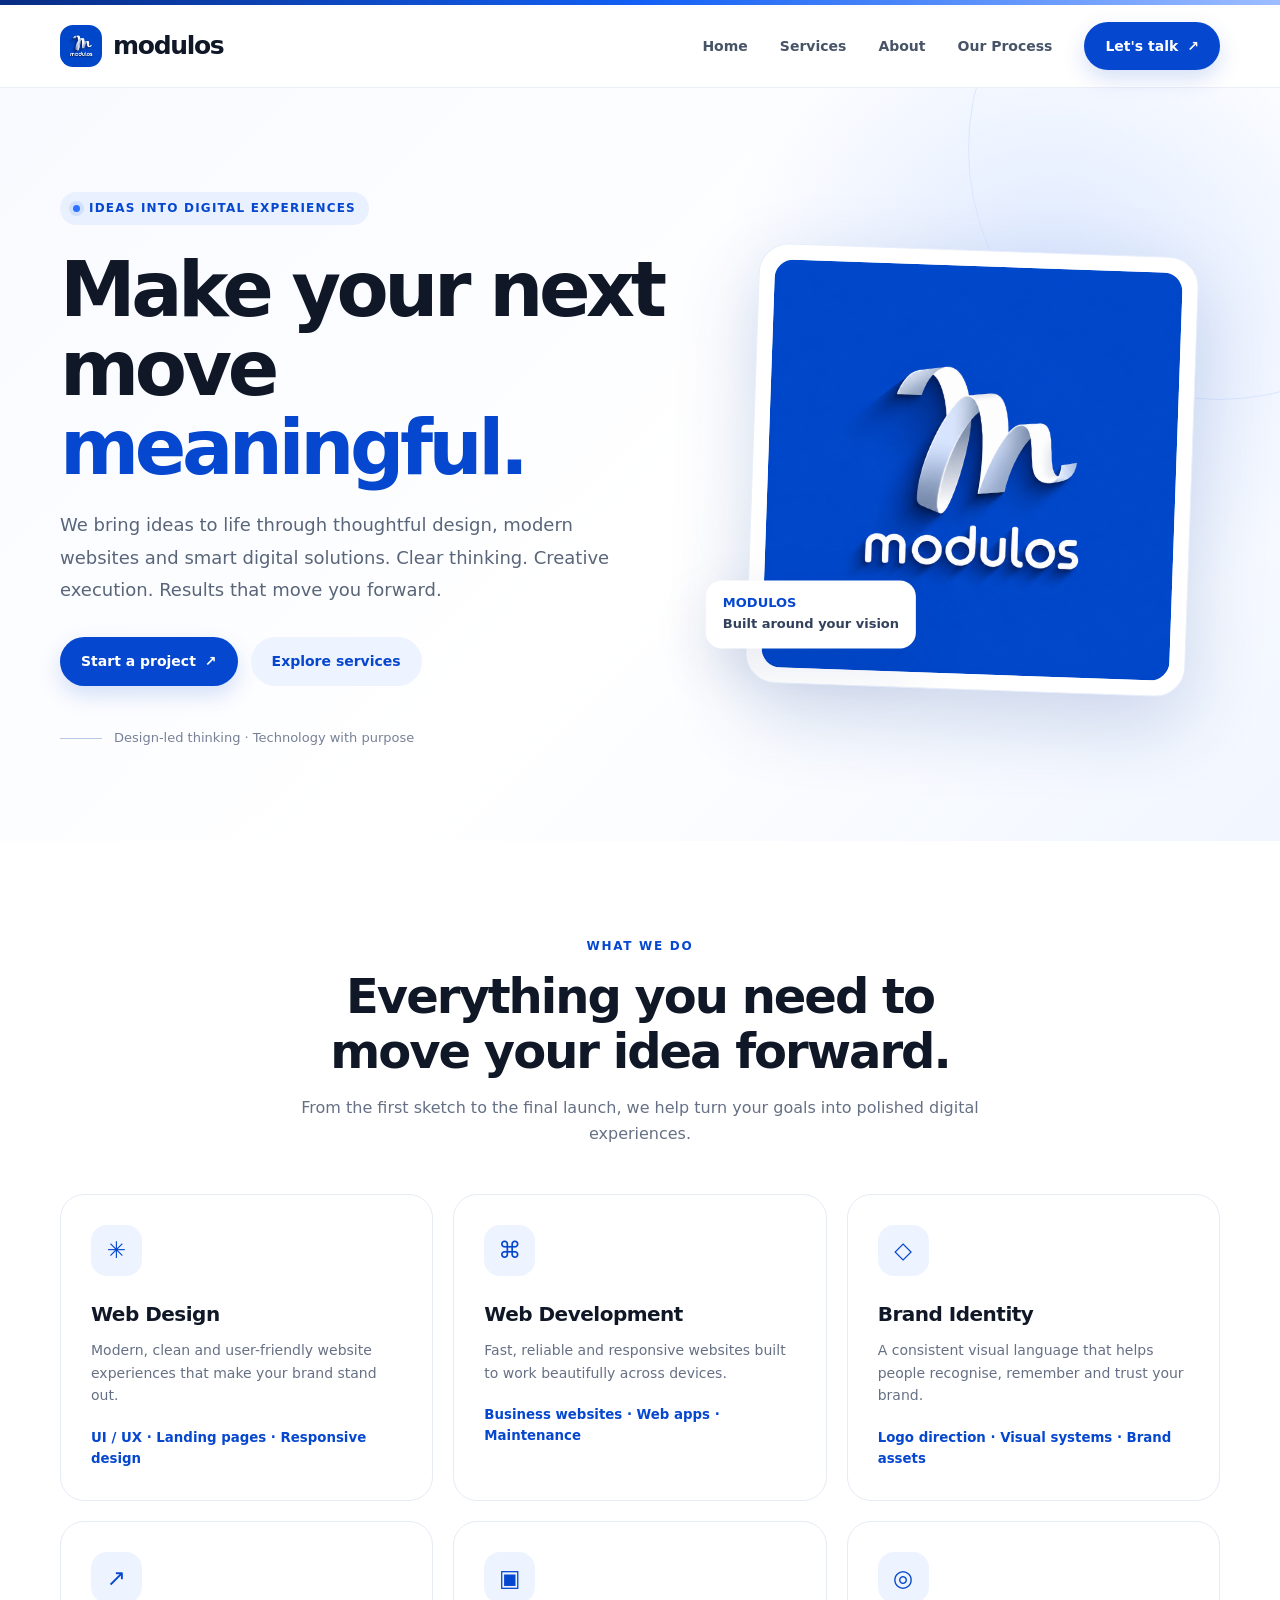
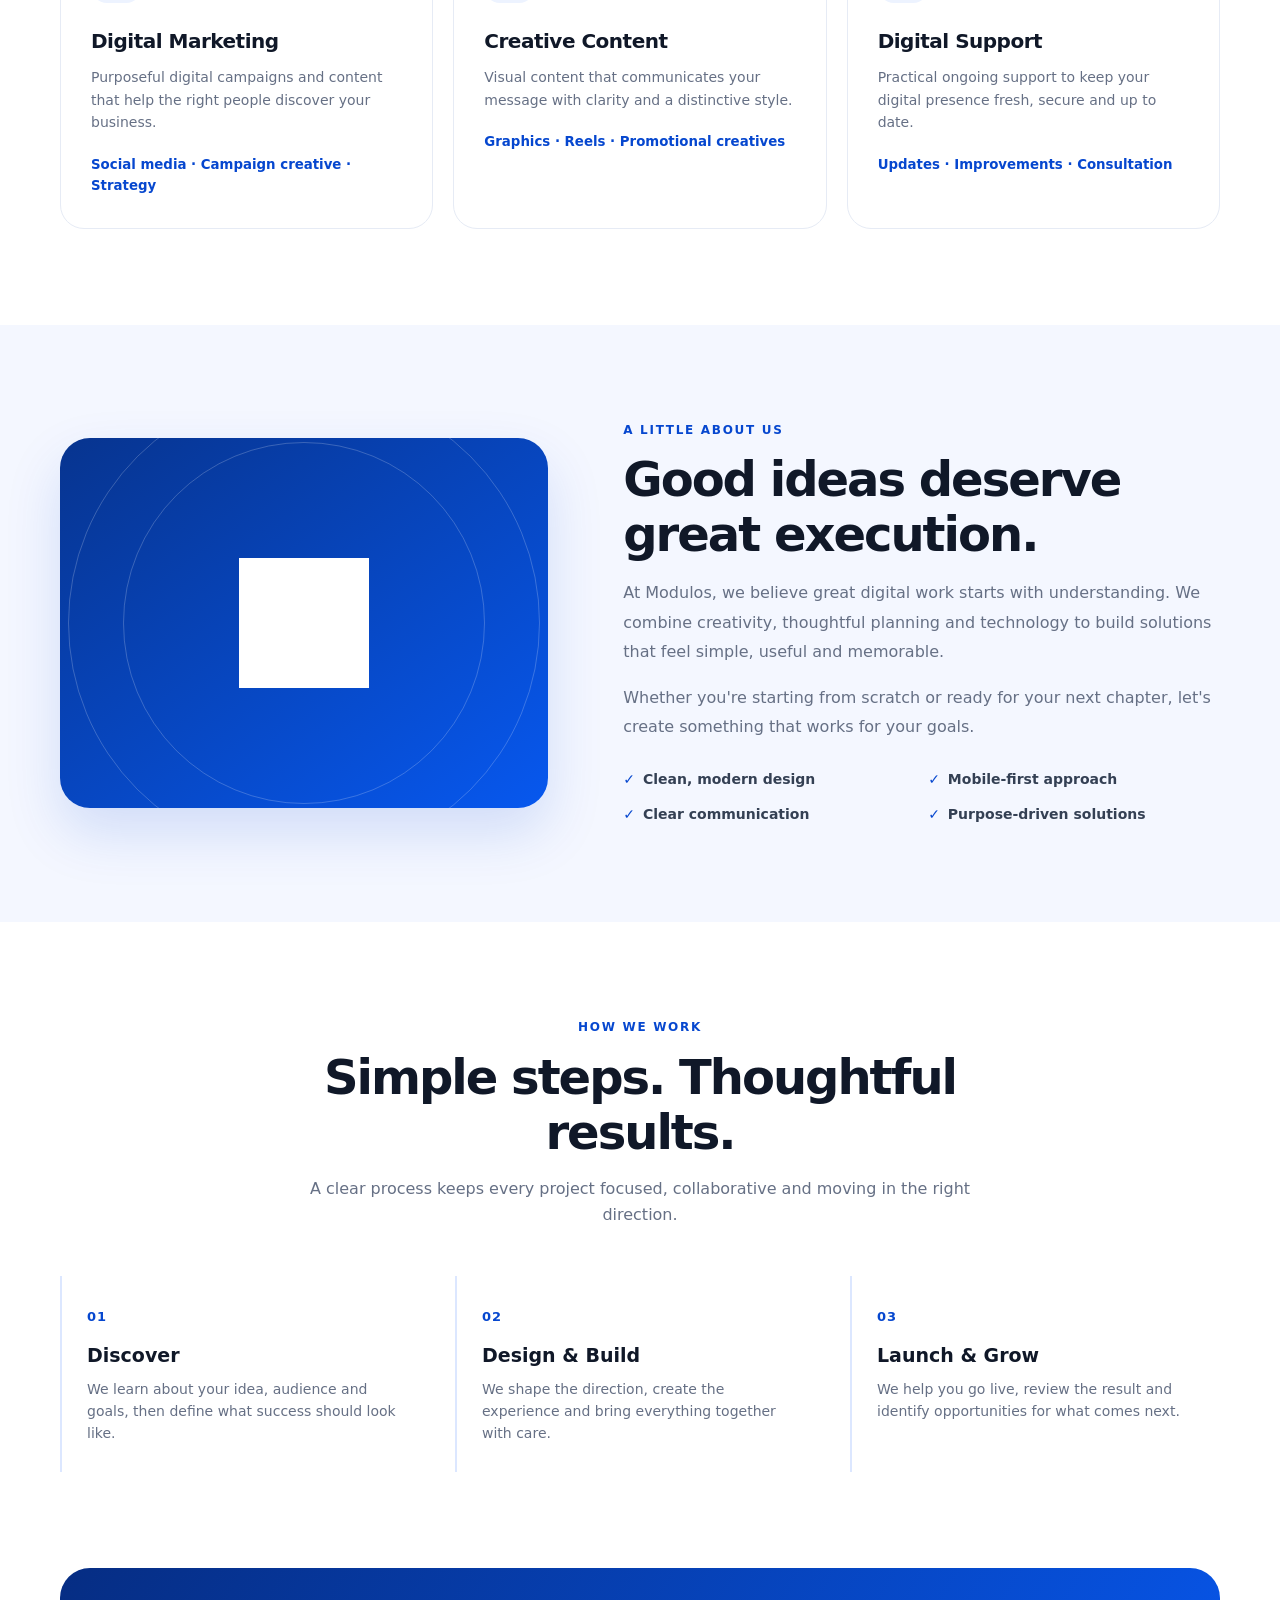
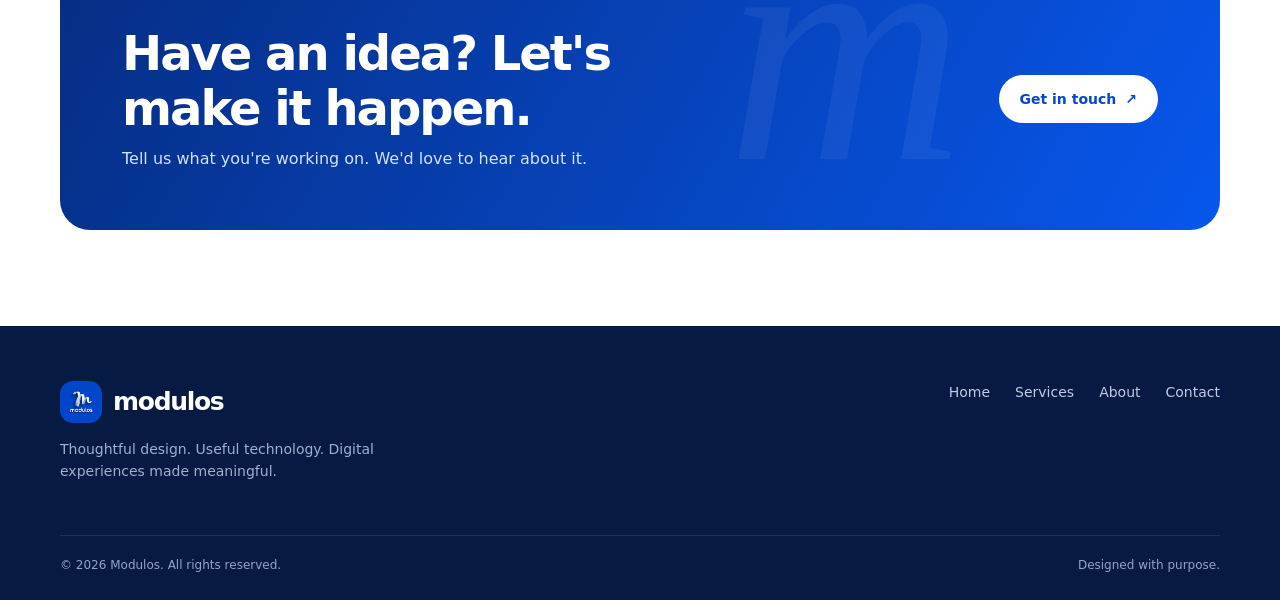
<file: index.html>
<!DOCTYPE html>
<html lang="en">
<head>
  <meta charset="UTF-8">
  <meta name="viewport" content="width=device-width, initial-scale=1.0">
  <meta name="theme-color" content="#073fbd">
  <meta name="description" content="Modulos — thoughtful digital design, websites and technology solutions.">
  <title>Modulos | Digital Solutions</title>
  <style>
    :root {
      --blue:#0647cf; --blue-dark:#062d83; --ink:#101828; --muted:#667085;
      --pale:#f4f7ff; --line:#e6ebf5; --white:#fff; --radius:24px;
      --shadow:0 18px 55px rgba(11,44,112,.10);
    }
    *{box-sizing:border-box}
    html{scroll-behavior:smooth}
    body{margin:0;font-family:Inter,ui-sans-serif,system-ui,-apple-system,BlinkMacSystemFont,"Segoe UI",sans-serif;color:var(--ink);background:#fff;line-height:1.6}
    a{color:inherit;text-decoration:none}
    button{font:inherit}
    .container{width:min(1160px,calc(100% - 44px));margin:auto}
    .topline{height:5px;background:linear-gradient(90deg,#082c83,#1260f5,#9dbdff)}
    header{position:sticky;top:0;z-index:20;background:rgba(255,255,255,.9);backdrop-filter:blur(16px);border-bottom:1px solid rgba(230,235,245,.8)}
    .nav{height:82px;display:flex;align-items:center;justify-content:space-between;gap:24px}
    .brand{display:flex;align-items:center;gap:11px;font-size:25px;font-weight:750;letter-spacing:-1.3px}
    
    /* Logo Image Styling for Header & Footer */
    .brand-mark-img {
      width: 42px;
      height: 42px;
      object-fit: contain;
      border-radius: 13px;
    }

    .navlinks{display:flex;align-items:center;gap:32px;color:#475467;font-size:14px;font-weight:600}
    .navlinks a:hover{color:var(--blue)}
    .btn{display:inline-flex;align-items:center;justify-content:center;gap:9px;border:0;border-radius:999px;padding:13px 21px;font-weight:700;font-size:14px;transition:.2s;cursor:pointer}
    .btn-primary{background:var(--blue);color:white;box-shadow:0 9px 22px #0647cf2b}
    .btn-primary:hover{background:#0339ae;transform:translateY(-2px)}
    .btn-light{background:#edf3ff;color:var(--blue)}
    .menu-btn{display:none;background:none;border:0;font-size:26px;color:var(--ink)}
    .hero{position:relative;overflow:hidden;padding:104px 0 92px;background:radial-gradient(circle at 82% 28%,#dce8ff 0,transparent 28%),linear-gradient(135deg,#f8faff 0%,#fff 56%,#f1f6ff 100%)}
    .hero:before{content:"";position:absolute;width:500px;height:500px;border:1px solid #dbe6ff;border-radius:50%;right:-190px;top:-190px}
    .hero-grid{position:relative;display:grid;grid-template-columns:1.1fr .9fr;align-items:center;gap:58px}
    .eyebrow{display:inline-flex;align-items:center;gap:9px;padding:7px 13px;border-radius:99px;background:#e9f0ff;color:var(--blue);font-size:12px;font-weight:800;letter-spacing:1.2px;text-transform:uppercase}
    .dot{width:7px;height:7px;border-radius:50%;background:#2c73ff;box-shadow:0 0 0 4px #2c73ff20}
    h1{font-size:clamp(46px,6.2vw,76px);line-height:1.04;letter-spacing:-4.4px;margin:25px 0 22px;font-weight:800}
    h1 span{color:var(--blue)}
    .hero-copy{max-width:570px;color:#596579;font-size:18px;line-height:1.8;margin:0 0 31px}
    .hero-actions{display:flex;gap:13px;flex-wrap:wrap}
    .trust{display:flex;align-items:center;gap:12px;margin-top:42px;color:#778196;font-size:13px}
    .trust-line{height:1px;width:42px;background:#b7c8e9}
    .logo-card{position:relative;max-width:440px;margin:auto;padding:15px;background:white;border:1px solid #e8eefb;border-radius:30px;box-shadow:0 28px 80px #0a3a9630;transform:rotate(2deg)}
    .logo-card img{width:100%;display:block;border-radius:19px}
    .float-chip{position:absolute;left:-42px;bottom:35px;background:white;padding:13px 17px;border-radius:16px;box-shadow:var(--shadow);font-size:13px;font-weight:700;color:#33415c;transform:rotate(-2deg)}
    .float-chip b{color:var(--blue)}
    .section{padding:96px 0}
    .section-head{text-align:center;max-width:680px;margin:0 auto 48px}
    .kicker{color:var(--blue);font-size:12px;font-weight:800;letter-spacing:1.7px;text-transform:uppercase}
    h2{font-size:clamp(32px,4vw,48px);letter-spacing:-2px;line-height:1.15;margin:13px 0 15px}
    .section-head p,.muted{color:var(--muted)}
    .services{display:grid;grid-template-columns:repeat(3,1fr);gap:20px}
    .service{padding:30px;border:1px solid var(--line);border-radius:var(--radius);background:#fff;transition:.25s}
    .service:hover{transform:translateY(-6px);box-shadow:var(--shadow);border-color:#cbdcff}
    .service-icon{width:51px;height:51px;border-radius:16px;background:#edf3ff;color:var(--blue);display:grid;place-items:center;font-size:23px;margin-bottom:22px}
    .service h3{font-size:20px;letter-spacing:-.5px;margin:0 0 9px}
    .service p{font-size:14px;color:var(--muted);margin:0}
    .service small{display:inline-block;margin-top:20px;color:var(--blue);font-weight:750}
    .about{background:var(--pale)}
    .about-grid{display:grid;grid-template-columns:.9fr 1.1fr;gap:75px;align-items:center}
    .about-art{min-height:370px;border-radius:30px;background:linear-gradient(145deg,#07348f,#0758ef);position:relative;overflow:hidden;display:grid;place-items:center;box-shadow:0 25px 55px #0647cf25}
    .about-art:before,.about-art:after{content:"";position:absolute;border:1px solid #ffffff35;border-radius:50%;width:360px;height:360px}
    .about-art:after{width:470px;height:470px}
    .big-m{position:relative;z-index:1;width: 130px; height: 130px; object-fit: contain; filter: brightness(0) invert(1); text-shadow:0 14px 25px #001e665c}
    .about-copy h2{margin-top:12px}
    .about-copy p{color:var(--muted);line-height:1.85}
    .checks{display:grid;grid-template-columns:1fr 1fr;gap:13px;margin-top:26px}
    .check{font-size:14px;font-weight:650;color:#344054}
    .check span{color:var(--blue);margin-right:8px}
    .steps{display:grid;grid-template-columns:repeat(3,1fr);gap:25px;counter-reset:step}
    .step{padding:27px 25px;border-left:2px solid #dce7ff;counter-increment:step}
    .step:before{content:"0" counter(step);font-size:13px;font-weight:800;color:var(--blue);letter-spacing:1px}
    .step h3{margin:12px 0 7px;font-size:19px}
    .step p{margin:0;color:var(--muted);font-size:14px}
    .cta{padding:0 0 96px}
    .cta-panel{padding:58px 62px;border-radius:30px;background:linear-gradient(120deg,#062d83,#0757ed);color:#fff;display:flex;justify-content:space-between;align-items:center;gap:30px;overflow:hidden;position:relative}
    .cta-panel:after{content:"m";position:absolute;right:22%;top:-110px;font:italic 330px Georgia;color:#ffffff0d}
    .cta-panel h2{max-width:590px;margin:0 0 10px;position:relative;z-index:1}
    .cta-panel p{color:#d5e2ff;margin:0;position:relative;z-index:1}
    .cta-panel .btn{background:#fff;color:var(--blue);white-space:nowrap;position:relative;z-index:1}
    footer{background:#071a43;color:#d8e2f8;padding:55px 0 25px}
    .footer-top{display:flex;justify-content:space-between;gap:40px;padding-bottom:38px}
    .footer-brand{color:white}
    .footer-desc{max-width:330px;color:#9fb0d1;font-size:14px;margin-top:15px}
    .footer-links{display:flex;gap:25px;align-items:flex-start;flex-wrap:wrap;font-size:14px;color:#c0cce3}
    .footer-links a:hover{color:white}
    .copyright{border-top:1px solid #ffffff1c;padding-top:20px;color:#91a4ca;font-size:12px;display:flex;justify-content:space-between;gap:15px}
    @media(max-width:850px){
      .navlinks{gap:18px}.hero-grid{gap:35px}.float-chip{left:-15px}.about-grid{gap:35px}
      .cta-panel{padding:45px}
    }
    @media(max-width:680px){
      .container{width:min(100% - 34px,560px)}.nav{height:70px}.menu-btn{display:block}
      .navlinks{display:none;position:absolute;top:70px;left:0;right:0;background:#fff;padding:20px 25px 25px;border-bottom:1px solid var(--line);flex-direction:column;align-items:stretch;gap:18px}
      .navlinks.open{display:flex}.navlinks .btn{width:100%}
      .hero{padding:70px 0 65px}.hero-grid{grid-template-columns:1fr;gap:50px}h1{letter-spacing:-2.7px}
      .hero-copy{font-size:16px}.logo-card{max-width:340px}.float-chip{left:-12px;bottom:20px}
      .section{padding:70px 0}.services{grid-template-columns:1fr}.service{padding:25px}
      .about-grid{grid-template-columns:1fr}.about-art{min-height:280px}.big-m{width:100px; height:100px}
      .checks{grid-template-columns:1fr}.steps{grid-template-columns:1fr;gap:14px}.step{padding:12px 20px}
      .cta{padding-bottom:70px}.cta-panel{padding:35px 27px;display:block}.cta-panel .btn{margin-top:24px}
      .footer-top{display:block}.footer-links{margin-top:28px}.copyright{display:block}.copyright span{display:block;margin-top:8px}
    }
  </style>
</head>
<body>
  <div class="topline"></div>
  <header>
    <div class="container nav">
      <a class="brand" href="#home" aria-label="Modulos home">
        <img src="modulos.logo.png" alt="Modulos Logo" class="brand-mark-img">modulos
      </a>
      <button class="menu-btn" id="menuBtn" aria-label="Open navigation" aria-expanded="false">☰</button>
      <nav class="navlinks" id="navLinks">
        <a href="#home">Home</a><a href="#services">Services</a><a href="#about">About</a><a href="#process">Our Process</a>
        <a class="btn btn-primary" href="#contact">Let's talk <span>↗</span></a>
      </nav>
    </div>
  </header>

  <main>
    <section class="hero" id="home">
      <div class="container hero-grid">
        <div>
          <div class="eyebrow"><span class="dot"></span> Ideas into digital experiences</div>
          <h1>Make your next<br>move <span>meaningful.</span></h1>
          <p class="hero-copy">We bring ideas to life through thoughtful design, modern websites and smart digital solutions. Clear thinking. Creative execution. Results that move you forward.</p>
          <div class="hero-actions">
            <a class="btn btn-primary" href="#contact">Start a project <span>↗</span></a>
            <a class="btn btn-light" href="#services">Explore services</a>
          </div>
          <div class="trust"><span class="trust-line"></span> Design-led thinking · Technology with purpose</div>
        </div>
        <div class="logo-card">
          <img alt="Modulos brand logo" src="modulos.logo.png">
          <div class="float-chip"><b>MODULOS</b><br>Built around your vision</div>
        </div>
      </div>
    </section>

    <section class="section" id="services">
      <div class="container">
        <div class="section-head"><div class="kicker">What we do</div><h2>Everything you need to<br>move your idea forward.</h2><p>From the first sketch to the final launch, we help turn your goals into polished digital experiences.</p></div>
        <div class="services">
          <article class="service"><div class="service-icon">✳</div><h3>Web Design</h3><p>Modern, clean and user-friendly website experiences that make your brand stand out.</p><small>UI / UX · Landing pages · Responsive design</small></article>
          <article class="service"><div class="service-icon">⌘</div><h3>Web Development</h3><p>Fast, reliable and responsive websites built to work beautifully across devices.</p><small>Business websites · Web apps · Maintenance</small></article>
          <article class="service"><div class="service-icon">◇</div><h3>Brand Identity</h3><p>A consistent visual language that helps people recognise, remember and trust your brand.</p><small>Logo direction · Visual systems · Brand assets</small></article>
          <article class="service"><div class="service-icon">↗</div><h3>Digital Marketing</h3><p>Purposeful digital campaigns and content that help the right people discover your business.</p><small>Social media · Campaign creative · Strategy</small></article>
          <article class="service"><div class="service-icon">▣</div><h3>Creative Content</h3><p>Visual content that communicates your message with clarity and a distinctive style.</p><small>Graphics · Reels · Promotional creatives</small></article>
          <article class="service"><div class="service-icon">◎</div><h3>Digital Support</h3><p>Practical ongoing support to keep your digital presence fresh, secure and up to date.</p><small>Updates · Improvements · Consultation</small></article>
        </div>
      </div>
    </section>

    <section class="section about" id="about">
      <div class="container about-grid">
        <div class="about-art">
          <img src="modulos.logo.png" alt="Modulos Big Logo" class="big-m">
        </div>
        <div class="about-copy"><div class="kicker">A little about us</div><h2>Good ideas deserve<br>great execution.</h2>
          <p>At Modulos, we believe great digital work starts with understanding. We combine creativity, thoughtful planning and technology to build solutions that feel simple, useful and memorable.</p>
          <p>Whether you're starting from scratch or ready for your next chapter, let's create something that works for your goals.</p>
          <div class="checks"><div class="check"><span>✓</span>Clean, modern design</div><div class="check"><span>✓</span>Mobile-first approach</div><div class="check"><span>✓</span>Clear communication</div><div class="check"><span>✓</span>Purpose-driven solutions</div></div>
        </div>
      </div>
    </section>

    <section class="section" id="process">
      <div class="container">
        <div class="section-head"><div class="kicker">How we work</div><h2>Simple steps. Thoughtful results.</h2><p>A clear process keeps every project focused, collaborative and moving in the right direction.</p></div>
        <div class="steps">
          <article class="step"><h3>Discover</h3><p>We learn about your idea, audience and goals, then define what success should look like.</p></article>
          <article class="step"><h3>Design & Build</h3><p>We shape the direction, create the experience and bring everything together with care.</p></article>
          <article class="step"><h3>Launch & Grow</h3><p>We help you go live, review the result and identify opportunities for what comes next.</p></article>
        </div>
      </div>
    </section>

    <section class="cta" id="contact">
      <div class="container"><div class="cta-panel">
        <div><h2>Have an idea? Let's make it happen.</h2><p>Tell us what you're working on. We'd love to hear about it.</p></div>
        <a class="btn" href="mailto:hello@modulos.in">Get in touch <span>↗</span></a>
      </div></div>
    </section>
  </main>

  <footer>
    <div class="container">
      <div class="footer-top">
        <div>
          <a class="brand footer-brand" href="#home">
            <img src="modulos.logo.png" alt="Modulos Logo" class="brand-mark-img">modulos
          </a>
          <p class="footer-desc">Thoughtful design. Useful technology. Digital experiences made meaningful.</p>
        </div>
        <div class="footer-links"><a href="#home">Home</a><a href="#services">Services</a><a href="#about">About</a><a href="#contact">Contact</a></div>
      </div>
      <div class="copyright"><span>© <span id="year"></span> Modulos. All rights reserved.</span><span>Designed with purpose.</span></div>
    </div>
  </footer>
  <script>
    const menuBtn = document.getElementById('menuBtn');
    const navLinks = document.getElementById('navLinks');
    menuBtn.addEventListener('click', () => {
      const open = navLinks.classList.toggle('open');
      menuBtn.setAttribute('aria-expanded', String(open));
      menuBtn.textContent = open ? '×' : '☰';
    });
    navLinks.querySelectorAll('a').forEach(link => link.addEventListener('click', () => {
      navLinks.classList.remove('open');
      menuBtn.setAttribute('aria-expanded', 'false');
      menuBtn.textContent = '☰';
    }));
    document.getElementById('year').textContent = new Date().getFullYear();
  </script>
</body>
</html>
</file>
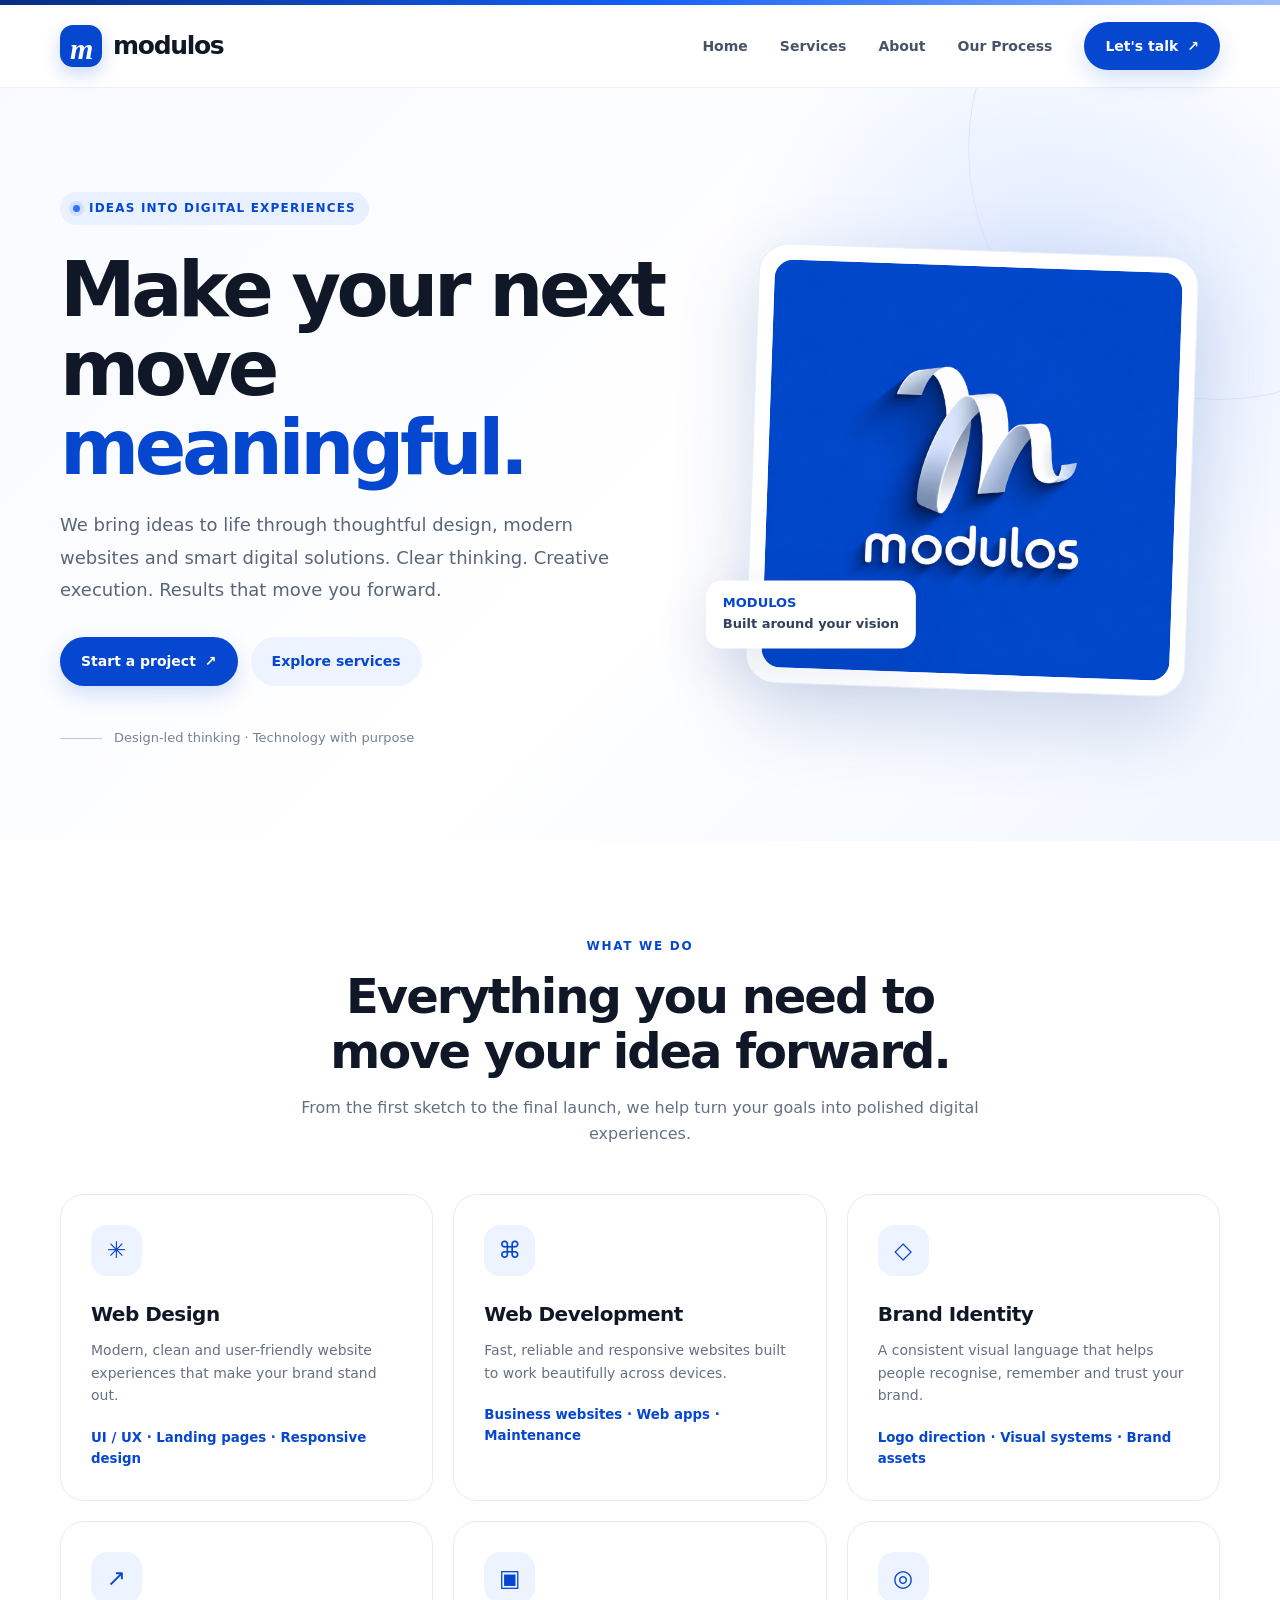
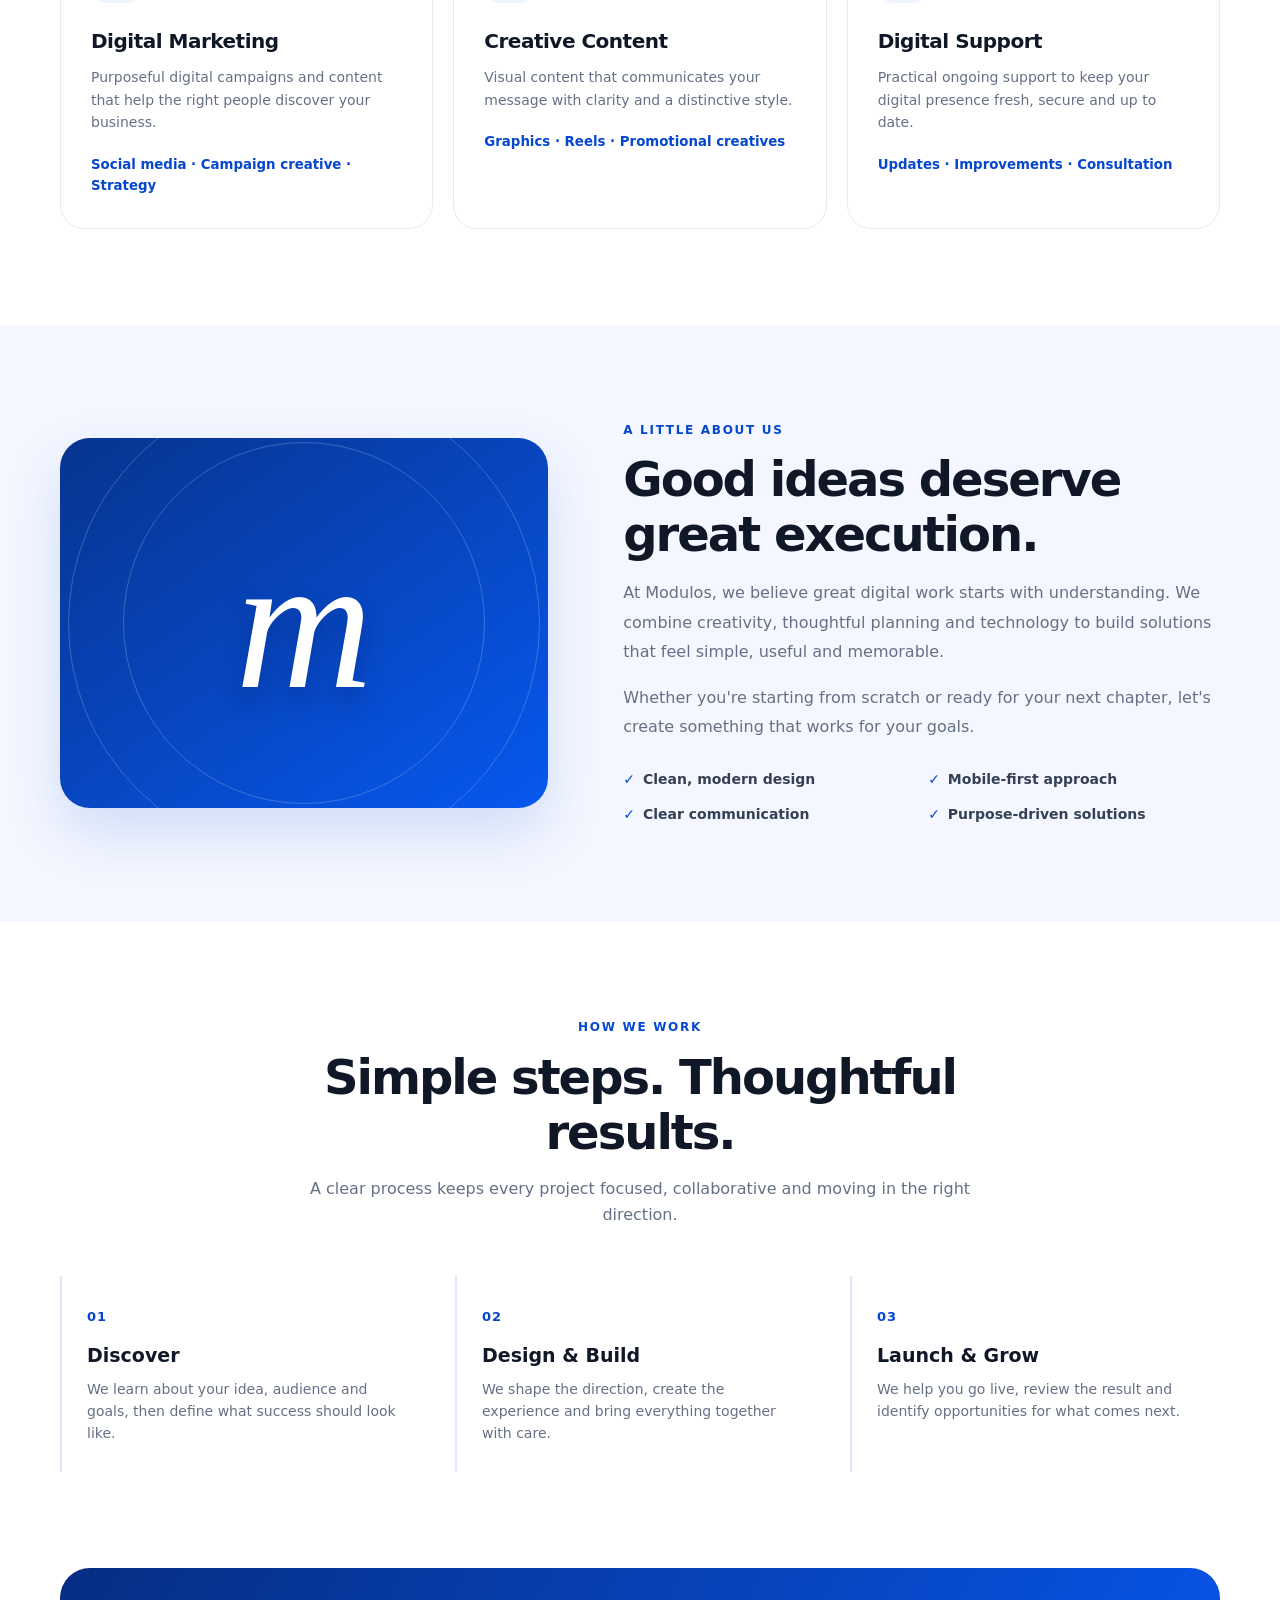
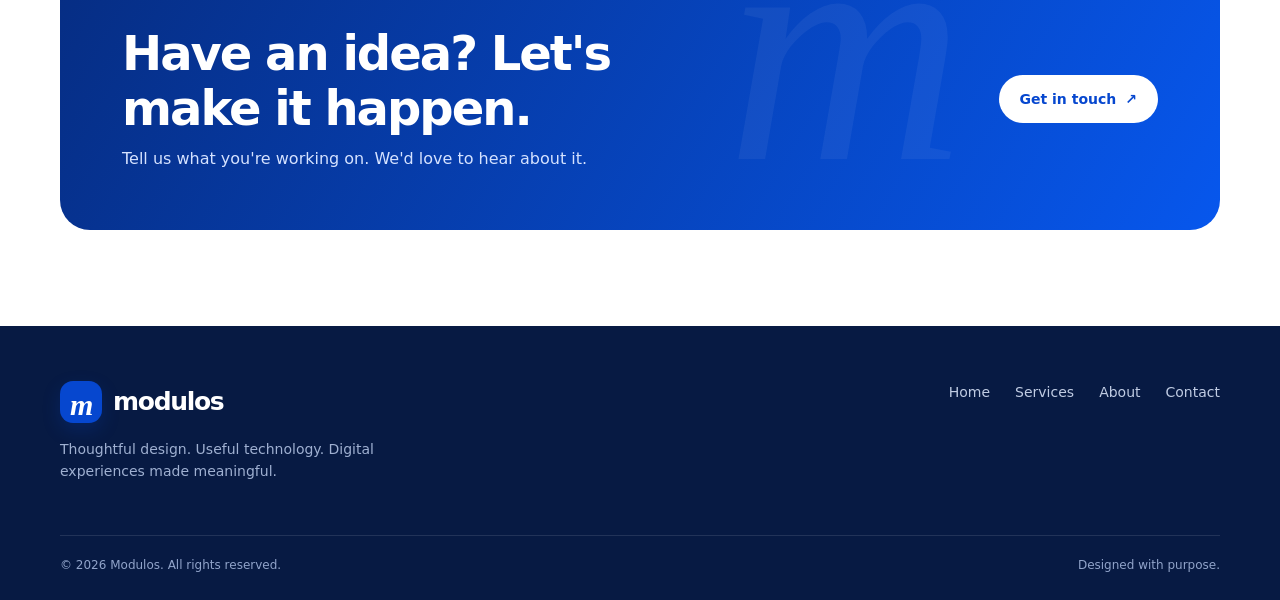
<file: index-5.html>
<!DOCTYPE html>
<html lang="en">
<head>
  <meta charset="UTF-8">
  <meta name="viewport" content="width=device-width, initial-scale=1.0">
  <meta name="theme-color" content="#073fbd">
  <meta name="description" content="Modulos — thoughtful digital design, websites and technology solutions.">
  <title>Modulos | Digital Solutions</title>
  <style>
    :root {
      --blue:#0647cf; --blue-dark:#062d83; --ink:#101828; --muted:#667085;
      --pale:#f4f7ff; --line:#e6ebf5; --white:#fff; --radius:24px;
      --shadow:0 18px 55px rgba(11,44,112,.10);
    }
    *{box-sizing:border-box}
    html{scroll-behavior:smooth}
    body{margin:0;font-family:Inter,ui-sans-serif,system-ui,-apple-system,BlinkMacSystemFont,"Segoe UI",sans-serif;color:var(--ink);background:#fff;line-height:1.6}
    a{color:inherit;text-decoration:none}
    button{font:inherit}
    .container{width:min(1160px,calc(100% - 44px));margin:auto}
    .topline{height:5px;background:linear-gradient(90deg,#082c83,#1260f5,#9dbdff)}
    header{position:sticky;top:0;z-index:20;background:rgba(255,255,255,.9);backdrop-filter:blur(16px);border-bottom:1px solid rgba(230,235,245,.8)}
    .nav{height:82px;display:flex;align-items:center;justify-content:space-between;gap:24px}
    .brand{display:flex;align-items:center;gap:11px;font-size:25px;font-weight:750;letter-spacing:-1.3px}
    .brand-mark{width:42px;height:42px;border-radius:13px;background:var(--blue);display:grid;place-items:center;color:#fff;font-family:Georgia,serif;font-size:30px;font-style:italic;box-shadow:0 7px 18px #0647cf35}
    .navlinks{display:flex;align-items:center;gap:32px;color:#475467;font-size:14px;font-weight:600}
    .navlinks a:hover{color:var(--blue)}
    .btn{display:inline-flex;align-items:center;justify-content:center;gap:9px;border:0;border-radius:999px;padding:13px 21px;font-weight:700;font-size:14px;transition:.2s;cursor:pointer}
    .btn-primary{background:var(--blue);color:white;box-shadow:0 9px 22px #0647cf2b}
    .btn-primary:hover{background:#0339ae;transform:translateY(-2px)}
    .btn-light{background:#edf3ff;color:var(--blue)}
    .menu-btn{display:none;background:none;border:0;font-size:26px;color:var(--ink)}
    .hero{position:relative;overflow:hidden;padding:104px 0 92px;background:radial-gradient(circle at 82% 28%,#dce8ff 0,transparent 28%),linear-gradient(135deg,#f8faff 0%,#fff 56%,#f1f6ff 100%)}
    .hero:before{content:"";position:absolute;width:500px;height:500px;border:1px solid #dbe6ff;border-radius:50%;right:-190px;top:-190px}
    .hero-grid{position:relative;display:grid;grid-template-columns:1.1fr .9fr;align-items:center;gap:58px}
    .eyebrow{display:inline-flex;align-items:center;gap:9px;padding:7px 13px;border-radius:99px;background:#e9f0ff;color:var(--blue);font-size:12px;font-weight:800;letter-spacing:1.2px;text-transform:uppercase}
    .dot{width:7px;height:7px;border-radius:50%;background:#2c73ff;box-shadow:0 0 0 4px #2c73ff20}
    h1{font-size:clamp(46px,6.2vw,76px);line-height:1.04;letter-spacing:-4.4px;margin:25px 0 22px;font-weight:800}
    h1 span{color:var(--blue)}
    .hero-copy{max-width:570px;color:#596579;font-size:18px;line-height:1.8;margin:0 0 31px}
    .hero-actions{display:flex;gap:13px;flex-wrap:wrap}
    .trust{display:flex;align-items:center;gap:12px;margin-top:42px;color:#778196;font-size:13px}
    .trust-line{height:1px;width:42px;background:#b7c8e9}
    .logo-card{position:relative;max-width:440px;margin:auto;padding:15px;background:white;border:1px solid #e8eefb;border-radius:30px;box-shadow:0 28px 80px #0a3a9630;transform:rotate(2deg)}
    .logo-card img{width:100%;display:block;border-radius:19px}
    .float-chip{position:absolute;left:-42px;bottom:35px;background:white;padding:13px 17px;border-radius:16px;box-shadow:var(--shadow);font-size:13px;font-weight:700;color:#33415c;transform:rotate(-2deg)}
    .float-chip b{color:var(--blue)}
    .section{padding:96px 0}
    .section-head{text-align:center;max-width:680px;margin:0 auto 48px}
    .kicker{color:var(--blue);font-size:12px;font-weight:800;letter-spacing:1.7px;text-transform:uppercase}
    h2{font-size:clamp(32px,4vw,48px);letter-spacing:-2px;line-height:1.15;margin:13px 0 15px}
    .section-head p,.muted{color:var(--muted)}
    .services{display:grid;grid-template-columns:repeat(3,1fr);gap:20px}
    .service{padding:30px;border:1px solid var(--line);border-radius:var(--radius);background:#fff;transition:.25s}
    .service:hover{transform:translateY(-6px);box-shadow:var(--shadow);border-color:#cbdcff}
    .service-icon{width:51px;height:51px;border-radius:16px;background:#edf3ff;color:var(--blue);display:grid;place-items:center;font-size:23px;margin-bottom:22px}
    .service h3{font-size:20px;letter-spacing:-.5px;margin:0 0 9px}
    .service p{font-size:14px;color:var(--muted);margin:0}
    .service small{display:inline-block;margin-top:20px;color:var(--blue);font-weight:750}
    .about{background:var(--pale)}
    .about-grid{display:grid;grid-template-columns:.9fr 1.1fr;gap:75px;align-items:center}
    .about-art{min-height:370px;border-radius:30px;background:linear-gradient(145deg,#07348f,#0758ef);position:relative;overflow:hidden;display:grid;place-items:center;box-shadow:0 25px 55px #0647cf25}
    .about-art:before,.about-art:after{content:"";position:absolute;border:1px solid #ffffff35;border-radius:50%;width:360px;height:360px}
    .about-art:after{width:470px;height:470px}
    .big-m{position:relative;z-index:1;color:#fff;font-family:Georgia,serif;font-size:190px;font-style:italic;font-weight:400;text-shadow:0 14px 25px #001e665c}
    .about-copy h2{margin-top:12px}
    .about-copy p{color:var(--muted);line-height:1.85}
    .checks{display:grid;grid-template-columns:1fr 1fr;gap:13px;margin-top:26px}
    .check{font-size:14px;font-weight:650;color:#344054}
    .check span{color:var(--blue);margin-right:8px}
    .steps{display:grid;grid-template-columns:repeat(3,1fr);gap:25px;counter-reset:step}
    .step{padding:27px 25px;border-left:2px solid #dce7ff;counter-increment:step}
    .step:before{content:"0" counter(step);font-size:13px;font-weight:800;color:var(--blue);letter-spacing:1px}
    .step h3{margin:12px 0 7px;font-size:19px}
    .step p{margin:0;color:var(--muted);font-size:14px}
    .cta{padding:0 0 96px}
    .cta-panel{padding:58px 62px;border-radius:30px;background:linear-gradient(120deg,#062d83,#0757ed);color:#fff;display:flex;justify-content:space-between;align-items:center;gap:30px;overflow:hidden;position:relative}
    .cta-panel:after{content:"m";position:absolute;right:22%;top:-110px;font:italic 330px Georgia;color:#ffffff0d}
    .cta-panel h2{max-width:590px;margin:0 0 10px;position:relative;z-index:1}
    .cta-panel p{color:#d5e2ff;margin:0;position:relative;z-index:1}
    .cta-panel .btn{background:#fff;color:var(--blue);white-space:nowrap;position:relative;z-index:1}
    footer{background:#071a43;color:#d8e2f8;padding:55px 0 25px}
    .footer-top{display:flex;justify-content:space-between;gap:40px;padding-bottom:38px}
    .footer-brand{color:white}
    .footer-desc{max-width:330px;color:#9fb0d1;font-size:14px;margin-top:15px}
    .footer-links{display:flex;gap:25px;align-items:flex-start;flex-wrap:wrap;font-size:14px;color:#c0cce3}
    .footer-links a:hover{color:white}
    .copyright{border-top:1px solid #ffffff1c;padding-top:20px;color:#91a4ca;font-size:12px;display:flex;justify-content:space-between;gap:15px}
    @media(max-width:850px){
      .navlinks{gap:18px}.hero-grid{gap:35px}.float-chip{left:-15px}.about-grid{gap:35px}
      .cta-panel{padding:45px}
    }
    @media(max-width:680px){
      .container{width:min(100% - 34px,560px)}.nav{height:70px}.menu-btn{display:block}
      .navlinks{display:none;position:absolute;top:70px;left:0;right:0;background:#fff;padding:20px 25px 25px;border-bottom:1px solid var(--line);flex-direction:column;align-items:stretch;gap:18px}
      .navlinks.open{display:flex}.navlinks .btn{width:100%}
      .hero{padding:70px 0 65px}.hero-grid{grid-template-columns:1fr;gap:50px}h1{letter-spacing:-2.7px}
      .hero-copy{font-size:16px}.logo-card{max-width:340px}.float-chip{left:-12px;bottom:20px}
      .section{padding:70px 0}.services{grid-template-columns:1fr}.service{padding:25px}
      .about-grid{grid-template-columns:1fr}.about-art{min-height:280px}.big-m{font-size:150px}
      .checks{grid-template-columns:1fr}.steps{grid-template-columns:1fr;gap:14px}.step{padding:12px 20px}
      .cta{padding-bottom:70px}.cta-panel{padding:35px 27px;display:block}.cta-panel .btn{margin-top:24px}
      .footer-top{display:block}.footer-links{margin-top:28px}.copyright{display:block}.copyright span{display:block;margin-top:8px}
    }
  </style>
</head>
<body>
  <div class="topline"></div>
  <header>
    <div class="container nav">
      <a class="brand" href="#home" aria-label="Modulos home"><span class="brand-mark">m</span>modulos</a>
      <button class="menu-btn" id="menuBtn" aria-label="Open navigation" aria-expanded="false">☰</button>
      <nav class="navlinks" id="navLinks">
        <a href="#home">Home</a><a href="#services">Services</a><a href="#about">About</a><a href="#process">Our Process</a>
        <a class="btn btn-primary" href="#contact">Let's talk <span>↗</span></a>
      </nav>
    </div>
  </header>

  <main>
    <section class="hero" id="home">
      <div class="container hero-grid">
        <div>
          <div class="eyebrow"><span class="dot"></span> Ideas into digital experiences</div>
          <h1>Make your next<br>move <span>meaningful.</span></h1>
          <p class="hero-copy">We bring ideas to life through thoughtful design, modern websites and smart digital solutions. Clear thinking. Creative execution. Results that move you forward.</p>
          <div class="hero-actions">
            <a class="btn btn-primary" href="#contact">Start a project <span>↗</span></a>
            <a class="btn btn-light" href="#services">Explore services</a>
          </div>
          <div class="trust"><span class="trust-line"></span> Design-led thinking · Technology with purpose</div>
        </div>
        <div class="logo-card">
          <img alt="Modulos brand logo" src="modulos.logo.png">
          <div class="float-chip"><b>MODULOS</b><br>Built around your vision</div>
        </div>
      </div>
    </section>

    <section class="section" id="services">
      <div class="container">
        <div class="section-head"><div class="kicker">What we do</div><h2>Everything you need to<br>move your idea forward.</h2><p>From the first sketch to the final launch, we help turn your goals into polished digital experiences.</p></div>
        <div class="services">
          <article class="service"><div class="service-icon">✳</div><h3>Web Design</h3><p>Modern, clean and user-friendly website experiences that make your brand stand out.</p><small>UI / UX · Landing pages · Responsive design</small></article>
          <article class="service"><div class="service-icon">⌘</div><h3>Web Development</h3><p>Fast, reliable and responsive websites built to work beautifully across devices.</p><small>Business websites · Web apps · Maintenance</small></article>
          <article class="service"><div class="service-icon">◇</div><h3>Brand Identity</h3><p>A consistent visual language that helps people recognise, remember and trust your brand.</p><small>Logo direction · Visual systems · Brand assets</small></article>
          <article class="service"><div class="service-icon">↗</div><h3>Digital Marketing</h3><p>Purposeful digital campaigns and content that help the right people discover your business.</p><small>Social media · Campaign creative · Strategy</small></article>
          <article class="service"><div class="service-icon">▣</div><h3>Creative Content</h3><p>Visual content that communicates your message with clarity and a distinctive style.</p><small>Graphics · Reels · Promotional creatives</small></article>
          <article class="service"><div class="service-icon">◎</div><h3>Digital Support</h3><p>Practical ongoing support to keep your digital presence fresh, secure and up to date.</p><small>Updates · Improvements · Consultation</small></article>
        </div>
      </div>
    </section>

    <section class="section about" id="about">
      <div class="container about-grid">
        <div class="about-art"><div class="big-m">m</div></div>
        <div class="about-copy"><div class="kicker">A little about us</div><h2>Good ideas deserve<br>great execution.</h2>
          <p>At Modulos, we believe great digital work starts with understanding. We combine creativity, thoughtful planning and technology to build solutions that feel simple, useful and memorable.</p>
          <p>Whether you're starting from scratch or ready for your next chapter, let's create something that works for your goals.</p>
          <div class="checks"><div class="check"><span>✓</span>Clean, modern design</div><div class="check"><span>✓</span>Mobile-first approach</div><div class="check"><span>✓</span>Clear communication</div><div class="check"><span>✓</span>Purpose-driven solutions</div></div>
        </div>
      </div>
    </section>

    <section class="section" id="process">
      <div class="container">
        <div class="section-head"><div class="kicker">How we work</div><h2>Simple steps. Thoughtful results.</h2><p>A clear process keeps every project focused, collaborative and moving in the right direction.</p></div>
        <div class="steps">
          <article class="step"><h3>Discover</h3><p>We learn about your idea, audience and goals, then define what success should look like.</p></article>
          <article class="step"><h3>Design & Build</h3><p>We shape the direction, create the experience and bring everything together with care.</p></article>
          <article class="step"><h3>Launch & Grow</h3><p>We help you go live, review the result and identify opportunities for what comes next.</p></article>
        </div>
      </div>
    </section>

    <section class="cta" id="contact">
      <div class="container"><div class="cta-panel">
        <div><h2>Have an idea? Let's make it happen.</h2><p>Tell us what you're working on. We'd love to hear about it.</p></div>
        <!-- Replace the email address below with your official business email. -->
        <a class="btn" href="mailto:hello@modulos.in">Get in touch <span>↗</span></a>
      </div></div>
    </section>
  </main>

  <footer>
    <div class="container">
      <div class="footer-top">
        <div><a class="brand footer-brand" href="#home"><span class="brand-mark">m</span>modulos</a><p class="footer-desc">Thoughtful design. Useful technology. Digital experiences made meaningful.</p></div>
        <div class="footer-links"><a href="#home">Home</a><a href="#services">Services</a><a href="#about">About</a><a href="#contact">Contact</a></div>
      </div>
      <div class="copyright"><span>© <span id="year"></span> Modulos. All rights reserved.</span><span>Designed with purpose.</span></div>
    </div>
  </footer>
  <script>
    const menuBtn = document.getElementById('menuBtn');
    const navLinks = document.getElementById('navLinks');
    menuBtn.addEventListener('click', () => {
      const open = navLinks.classList.toggle('open');
      menuBtn.setAttribute('aria-expanded', String(open));
      menuBtn.textContent = open ? '×' : '☰';
    });
    navLinks.querySelectorAll('a').forEach(link => link.addEventListener('click', () => {
      navLinks.classList.remove('open');
      menuBtn.setAttribute('aria-expanded', 'false');
      menuBtn.textContent = '☰';
    }));
    document.getElementById('year').textContent = new Date().getFullYear();
  </script>
</body>
</html>
</file>
